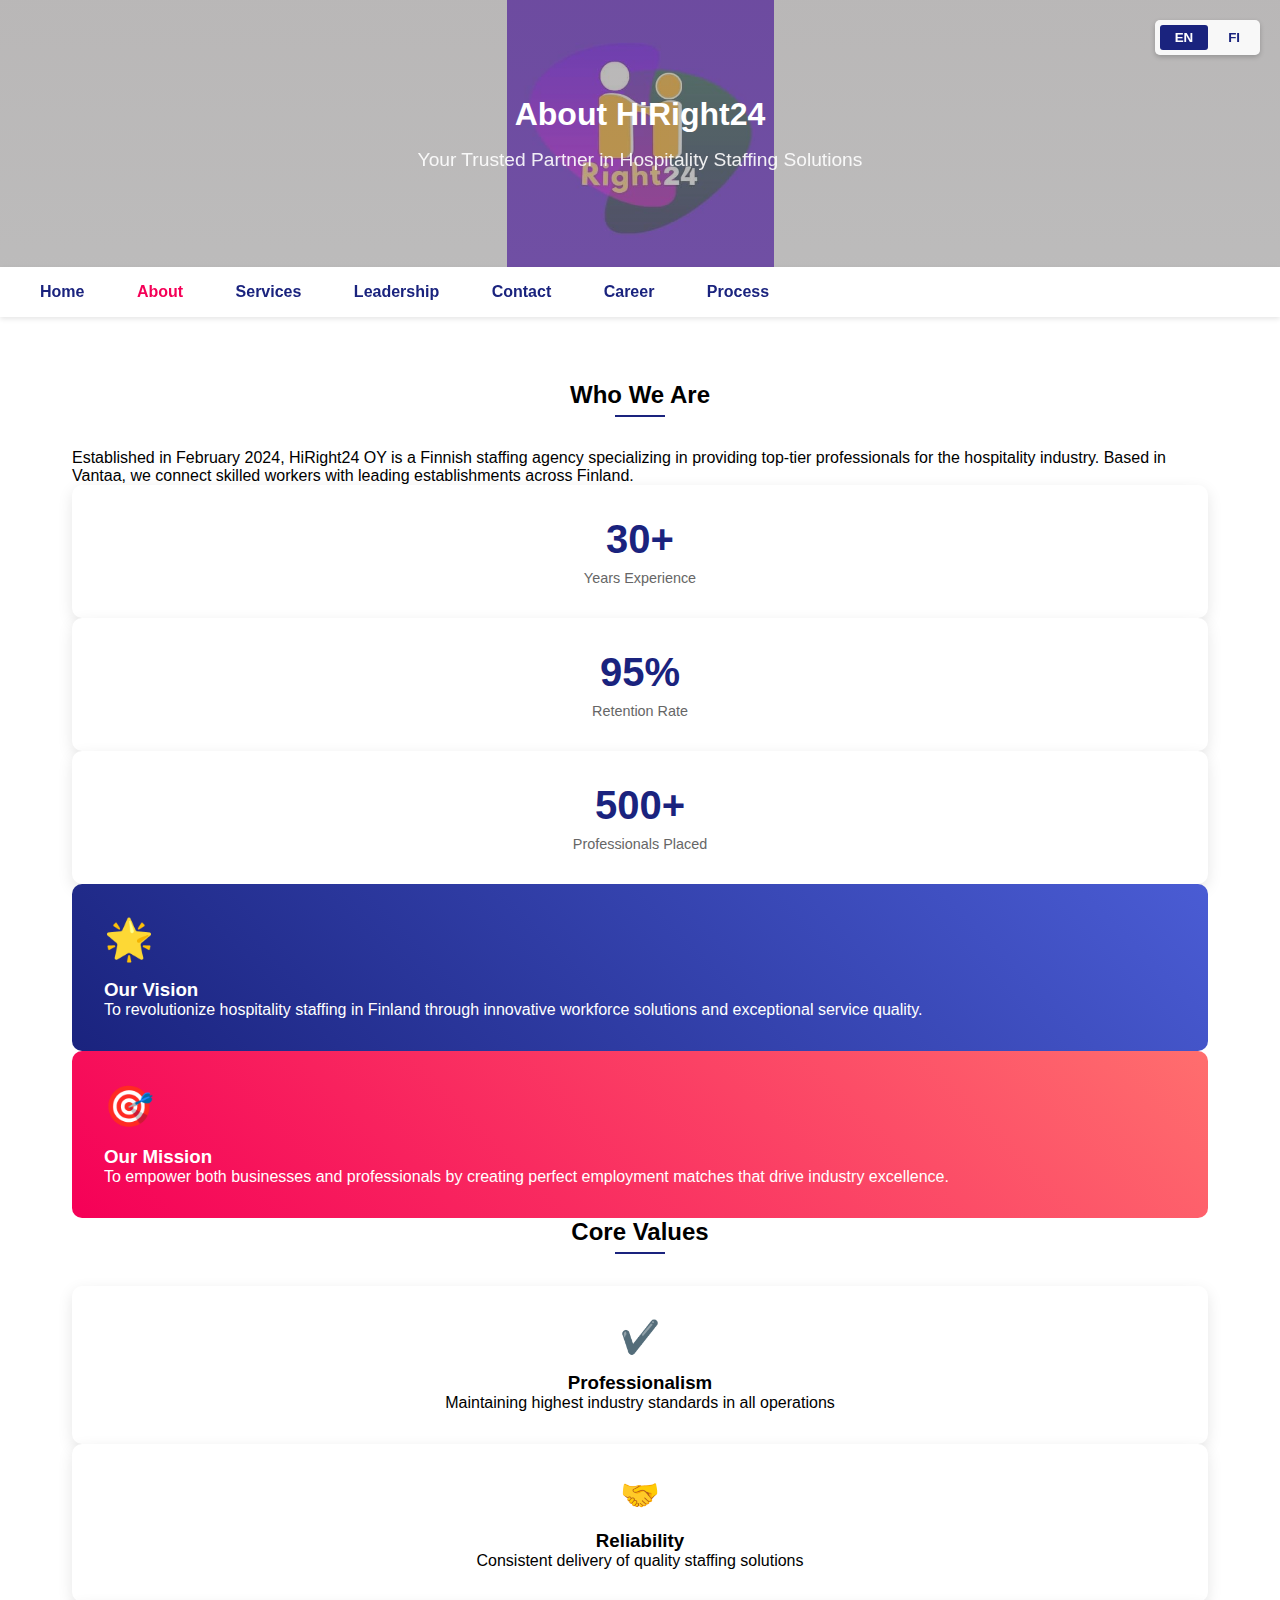
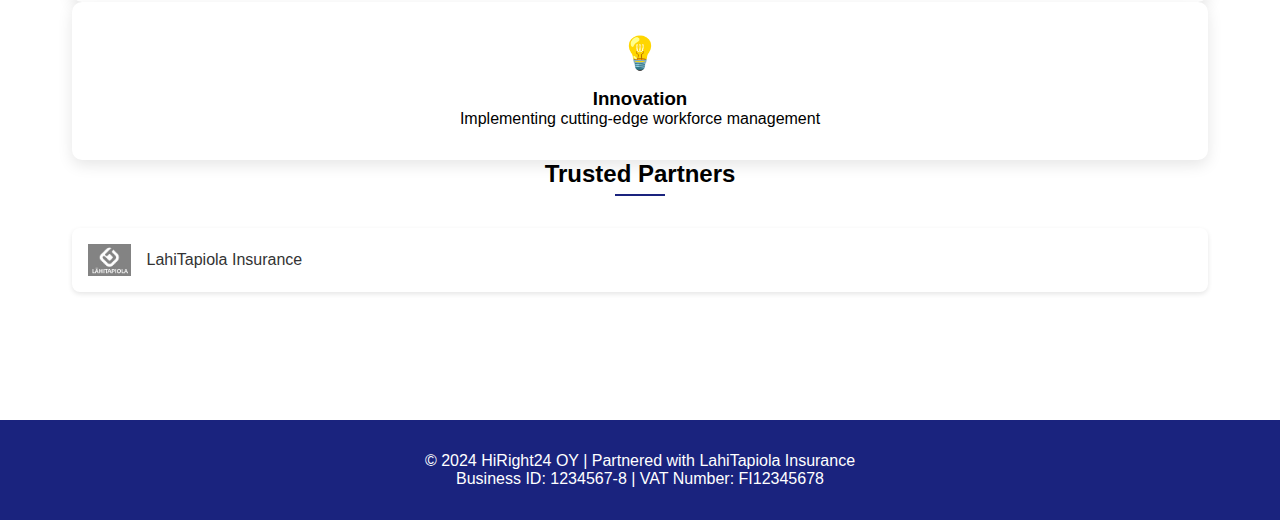
<file: about.html>
<!DOCTYPE html>
<html lang="en">
<head>
    <meta charset="UTF-8">
    <meta name="viewport" content="width=device-width, initial-scale=1.0">
    <title data-i18n="aboutTitle">HiRight24 OY | About Us</title>
    <link rel="stylesheet" href="css/style.css">
    <script src="js/translations.js"></script>
</head>
<body>
    <header class="about-hero">
        <div class="hero-overlay">
            <h1 data-i18n="aboutHeading">About HiRight24</h1>
            <p class="hero-subtitle" data-i18n="aboutSubtitle">Your Trusted Partner in Hospitality Staffing Solutions</p>
        </div>

        <!-- Language Toggle -->
        <div class="language-toggle">
            <button class="lang-btn" data-lang="en">EN</button>
            <button class="lang-btn" data-lang="fi">FI</button>
        </div>
    </header>

    <nav>
        <a href="index.html" data-i18n="navHome">Home</a>
        <a href="about.html" class="active" data-i18n="navAbout">About</a>
        <a href="services.html" data-i18n="navServices">Services</a>
        <a href="leadership.html" data-i18n="navLeadership">Leadership</a>
        <a href="contact.html" data-i18n="navContact">Contact</a>
        <a href="career.html" data-i18n="navCareer">Career</a> 
        <a href="process.html" data-i18n="navProcess">Process</a>
    </nav>
    
    <div class="main-content">
        <section class="about-intro">
            <h2 class="section-title" data-i18n="whoWeAre">Who We Are</h2>
            <p class="lead-text" data-i18n="aboutText">Established in February 2024, HiRight24 OY is a Finnish staffing agency specializing in providing top-tier professionals for the hospitality industry. Based in Vantaa, we connect skilled workers with leading establishments across Finland.</p>
            
            <div class="stats-grid">
                <div class="stat-card">
                    <div class="stat-number">30+</div>
                    <div class="stat-label" data-i18n="yearsExperience">Years Experience</div>
                </div>
                <div class="stat-card">
                    <div class="stat-number">95%</div>
                    <div class="stat-label" data-i18n="retentionRate">Retention Rate</div>
                </div>
                <div class="stat-card">
                    <div class="stat-number">500+</div>
                    <div class="stat-label" data-i18n="professionalsPlaced">Professionals Placed</div>
                </div>
            </div>
        </section>

        <section class="vision-mission">
            <div class="vm-grid">
                <div class="vm-card vision">
                    <div class="vm-icon">🌟</div>
                    <h3 data-i18n="visionTitle">Our Vision</h3>
                    <p data-i18n="visionText">To revolutionize hospitality staffing in Finland through innovative workforce solutions and exceptional service quality.</p>
                </div>
                <div class="vm-card mission">
                    <div class="vm-icon">🎯</div>
                    <h3 data-i18n="missionTitle">Our Mission</h3>
                    <p data-i18n="missionText">To empower both businesses and professionals by creating perfect employment matches that drive industry excellence.</p>
                </div>
            </div>
        </section>

        <section class="values">
            <h2 class="section-title" data-i18n="coreValues">Core Values</h2>
            <div class="values-grid">
                <div class="value-card">
                    <div class="value-icon">✔️</div>
                    <h3 data-i18n="valueProfessionalism">Professionalism</h3>
                    <p data-i18n="professionalismText">Maintaining highest industry standards in all operations</p>
                </div>
                <div class="value-card">
                    <div class="value-icon">🤝</div>
                    <h3 data-i18n="valueReliability">Reliability</h3>
                    <p data-i18n="reliabilityText">Consistent delivery of quality staffing solutions</p>
                </div>
                <div class="value-card">
                    <div class="value-icon">💡</div>
                    <h3 data-i18n="valueInnovation">Innovation</h3>
                    <p data-i18n="innovationText">Implementing cutting-edge workforce management</p>
                </div>
            </div>
        </section>

        <section class="partners">
            <h2 class="section-title" data-i18n="trustedPartners">Trusted Partners</h2>
            <div class="partners-grid">
                <div class="partner-item">
                    <img src="images/lahitapiola.jpg" alt="LahiTapiola Insurance" class="partner-logo">
                    <span class="partner-name" data-i18n="partnerLahiTapiola">LahiTapiola Insurance</span>
                </div>
            </div>
        </section>
    </div>

    <footer>
        <p data-i18n="footerText">© 2024 HiRight24 OY | Partnered with LahiTapiola Insurance</p>
        <p data-i18n="businessInfo">Business ID: 1234567-8 | VAT Number: FI12345678</p>
    </footer>
</body>
</html>
</file>
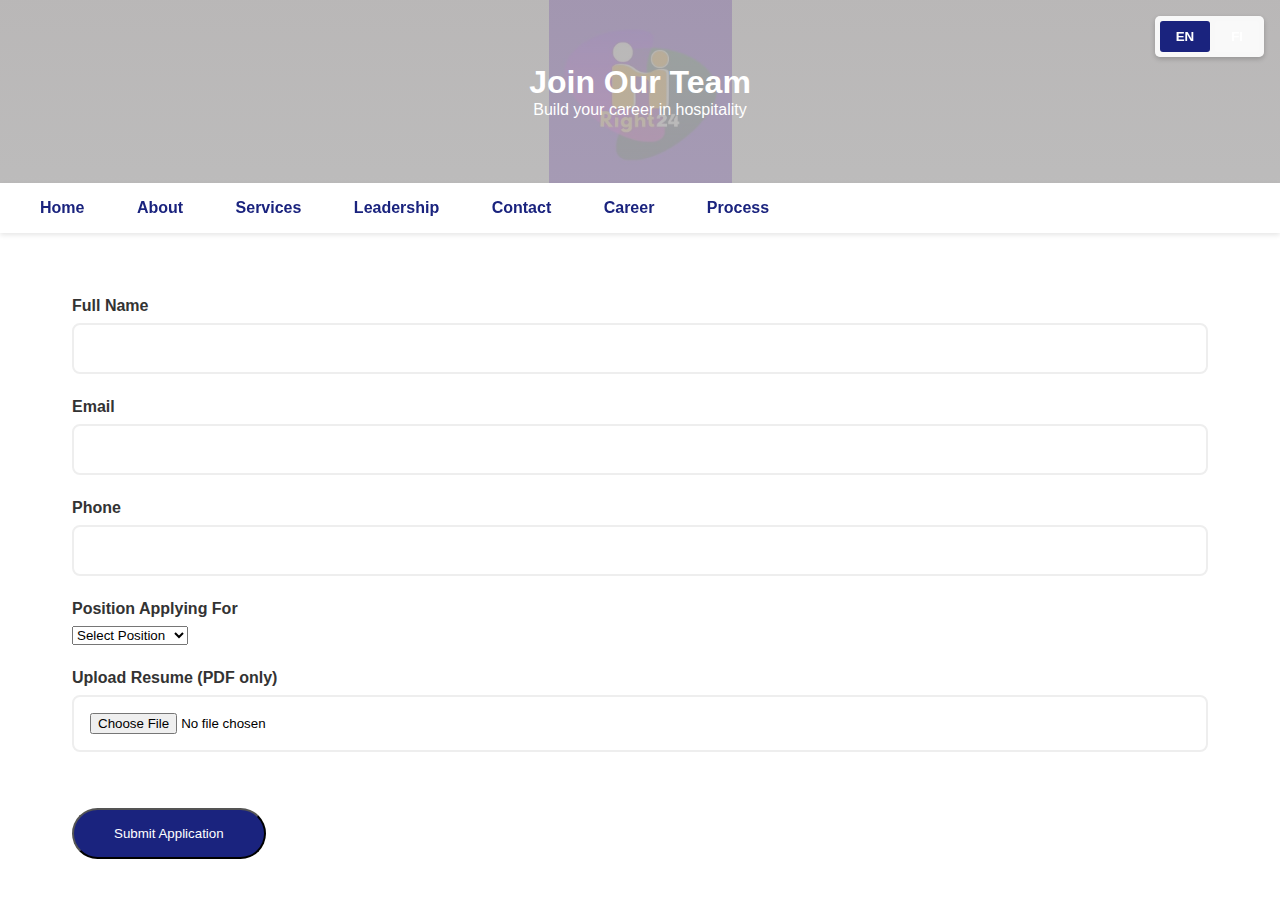
<file: career.html>
<!DOCTYPE html>
<html lang="en">
<head>
    <meta charset="UTF-8">
    <title data-i18n="careerTitle">Career Opportunities</title>
    <link rel="stylesheet" href="css/style.css">
    <script src="js/translations.js"></script>
    <style>
        .language-toggle {
            position: absolute;
            top: 1rem;
            right: 1rem;
            z-index: 1000;
        }

        .lang-btn {
            padding: 0.5rem 1rem;
            border: none;
            background: rgba(255,255,255,0.1);
            color: white;
            cursor: pointer;
            transition: all 0.3s ease;
        }

        .lang-btn.active {
            background: #1a237e;
        }

        #form-status {
            padding: 15px;
            margin: 20px 0;
            border-radius: 4px;
            display: none;
        }
        
        .fa-spinner {
            margin-right: 8px;
        }
    </style>
</head>
<body>
    <header>
        <div class="language-toggle">
            <button class="lang-btn active" data-lang="en">EN</button>
            <button class="lang-btn" data-lang="fi">FI</button>
        </div>
        <h1 data-i18n="careerHeader">Join Our Team</h1>
        <p data-i18n="careerSubtitle">Build your career in hospitality</p>
    </header>

    <nav>
        <a href="index.html" data-i18n="navHome">Home</a>
        <a href="about.html" data-i18n="navAbout">About</a>
        <a href="services.html" data-i18n="navServices">Services</a>
        <a href="leadership.html" data-i18n="navLeadership">Leadership</a>
        <a href="contact.html" data-i18n="navContact">Contact</a>
        <a href="career.html" data-i18n="navCareer">Career</a>
        <a href="process.html" data-i18n="navProcess">Process</a>
    </nav>

    <div class="main-content">
        <form 
            id="applicationForm" 
            class="career-form"
            action="https://formspree.io/f/xdkaqyjz" 
            method="POST"
            enctype="multipart/form-data"
        >
            <div class="form-group">
                <label for="fullName" data-i18n="fullName">Full Name</label>
                <input type="text" id="fullName" name="fullName" required>
            </div>
            
            <div class="form-row">
                <div class="form-group">
                    <label for="email" data-i18n="emailLabel">Email</label>
                    <input type="email" id="email" name="email" required>
                </div>
                <div class="form-group">
                    <label for="phone" data-i18n="phoneLabel">Phone</label>
                    <input type="tel" id="phone" name="phone" required>
                </div>
            </div>

            <div class="form-group">
                <label for="position" data-i18n="positionLabel">Position Applying For</label>
                <select id="position" name="position" required>
                    <option value="" data-i18n="selectPosition">Select Position</option>
                    <option data-i18n="positionChef">Chef</option>
                    <option data-i18n="positionWaitStaff">Wait Staff</option>
                    <option data-i18n="positionBartender">Bartender</option>
                    <option data-i18n="positionCleaner">Cleaner</option>
                    <option data-i18n="positionFoodProcessor">Food-processor</option>
                    <option data-i18n="positionHousekeeper">Housekeeper</option>
                    <option data-i18n="positionReceptionist">Receptionist</option>
                </select>
            </div>

            <div class="form-group">
                <label for="resume" data-i18n="resumeLabel">Upload Resume (PDF only, max 10MB)</label>
                <!-- Fix your file input to use name="upload" -->
                <input type="file" id="resume" name="upload" accept=".pdf" required>
            </div>

            <input type="text" name="_gotcha" style="display: none;">

            <button type="submit" class="cta-button btn-hover pulse-hover" data-i18n="submitApplication">
                <i class="fas fa-paper-plane"></i>
                <span data-i18n="submitApplication">Submit Application</span>
            </button>
        </form>
        <div id="form-status"></div>
    </div>

    <script>
        // Translation handling
        function updateContent(lang) {
            document.querySelectorAll('[data-i18n]').forEach(element => {
                const key = element.getAttribute('data-i18n');
                if (translations[lang][key]) {
                    element.textContent = translations[lang][key];
                    
                    if (element.tagName === 'INPUT' || element.tagName === 'TEXTAREA') {
                        element.placeholder = translations[lang][key];
                    }
                }
            });
        }

        // Language toggle
        document.querySelectorAll('.lang-btn').forEach(btn => {
            btn.addEventListener('click', function() {
                document.querySelectorAll('.lang-btn').forEach(b => b.classList.remove('active'));
                this.classList.add('active');
                const lang = this.dataset.lang;
                document.documentElement.lang = lang;
                localStorage.setItem('selectedLang', lang);
                updateContent(lang);
            });
        });

        // Initialize translations
        document.addEventListener('DOMContentLoaded', () => {
            const savedLang = localStorage.getItem('selectedLang') || 'en';
            document.documentElement.lang = savedLang;
            document.querySelector(`.lang-btn[data-lang="${savedLang}"]`).classList.add('active');
            updateContent(savedLang);
        });

        // Form Handling
        const form = document.getElementById('applicationForm');
        const statusDiv = document.getElementById('form-status');
        const resumeInput = document.getElementById('resume');

        form.addEventListener('submit', async (e) => {
            e.preventDefault();
            const lang = document.documentElement.lang;
            const submitButton = form.querySelector('button[type="submit"]');
            const formData = new FormData(form);

            // File validation
            if (resumeInput.files[0].size > 10 * 1024 * 1024) {
                statusDiv.style.color = '#dc3545';
                statusDiv.textContent = translations[lang].fileTooLarge;
                statusDiv.style.display = 'block';
                return;
            }

            submitButton.disabled = true;
            submitButton.innerHTML = `<i class="fas fa-spinner fa-spin"></i> ${translations[lang].submitting}`;

            try {
                const response = await fetch(form.action, {
                    method: 'POST',
                    body: formData,
                    headers: { 'Accept': 'application/json' }
                });

                if (response.ok) {
                    statusDiv.style.color = '#28a745';
                    statusDiv.textContent = `✓ ${translations[lang].applicationSuccess}`;
                    form.reset();
                } else {
                    const error = await response.json();
                    statusDiv.style.color = '#dc3545';
                    statusDiv.textContent = `⚠️ ${error.error || translations[lang].applicationError}`;
                }
            } catch (error) {
                statusDiv.style.color = '#dc3545';
                statusDiv.textContent = `⚠️ ${translations[lang].networkError}`;
            } finally {
                statusDiv.style.display = 'block';
                submitButton.disabled = false;
                submitButton.innerHTML = `<i class="fas fa-paper-plane"></i> ${translations[lang].submitApplication}`;
            }
        });
    </script>
    
    <!-- Add Font Awesome for icons -->
    <link rel="stylesheet" href="https://cdnjs.cloudflare.com/ajax/libs/font-awesome/6.4.0/css/all.min.css">
</body>
</html>
</file>
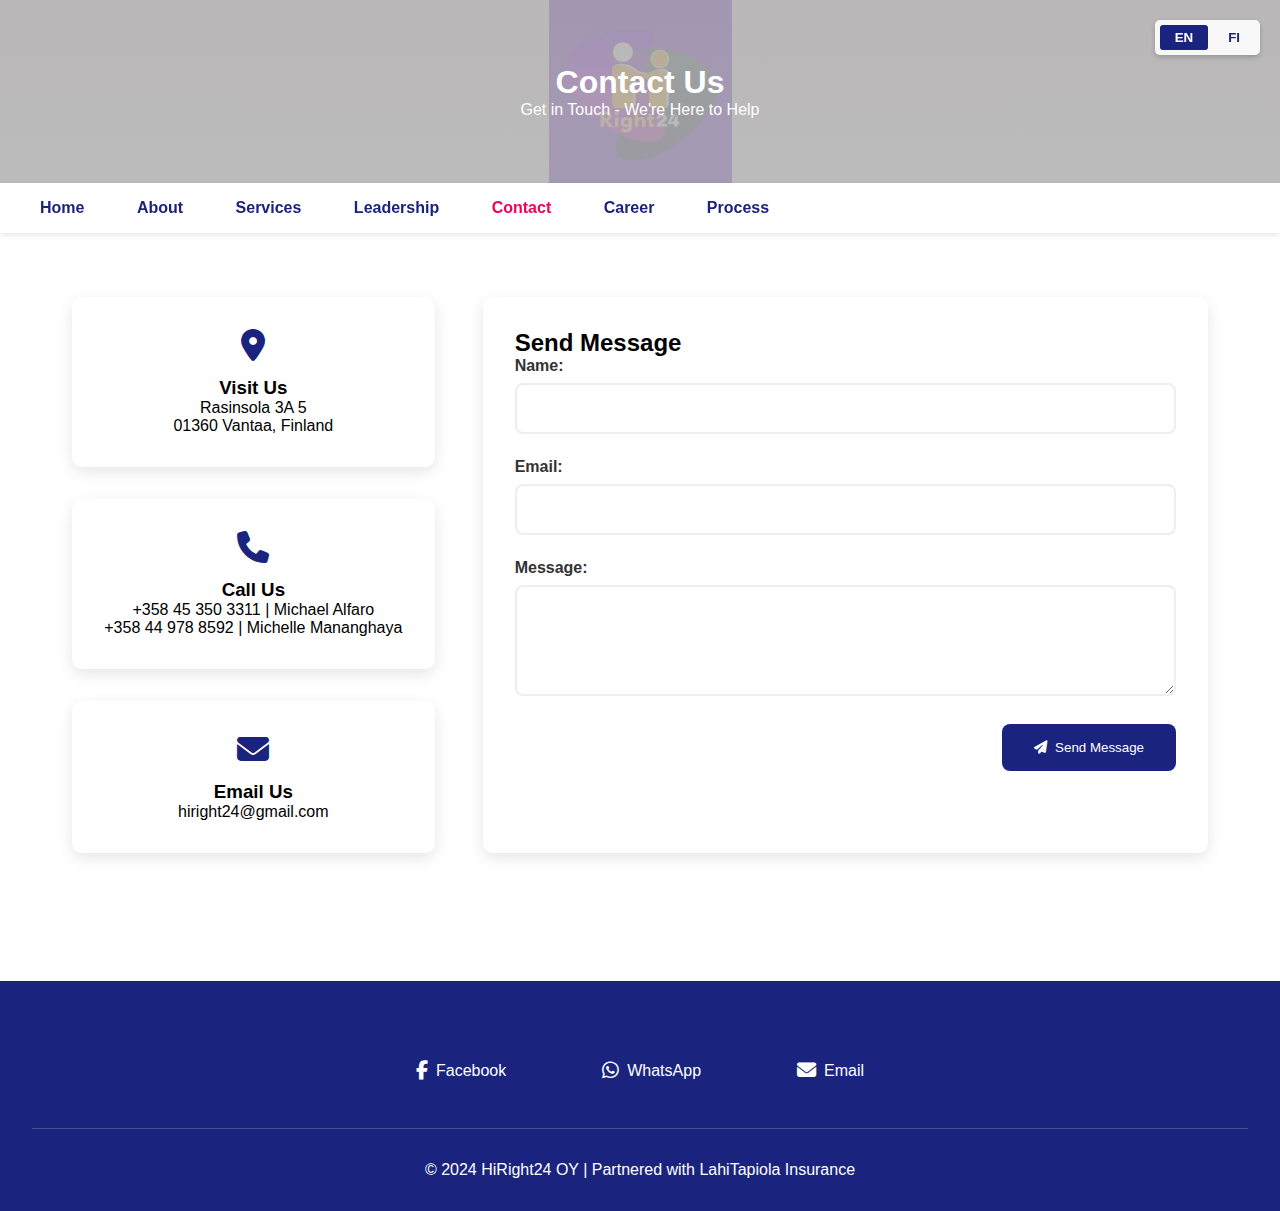
<file: contact.html>
<!DOCTYPE html>
<html lang="en">
<head>
    <meta charset="UTF-8">
    <meta name="viewport" content="width=device-width, initial-scale=1.0">
    <title data-i18n="contactTitle">HiRight24 OY | Contact</title>
    <link rel="stylesheet" href="css/style.css">
    <link rel="stylesheet" href="https://cdnjs.cloudflare.com/ajax/libs/font-awesome/6.4.0/css/all.min.css">
</head>
<body>
    <header>
        <h1 data-i18n="contactHeading">Contact Us</h1>
        <p data-i18n="contactSubtitle">Get in Touch - We're Here to Help</p>
        
        <!-- Language Toggle -->
        <div class="language-toggle">
            <button class="lang-btn active" data-lang="en">EN</button>
            <button class="lang-btn" data-lang="fi">FI</button>
        </div>
    </header>

    <nav>
        <a href="index.html" data-i18n="navHome">Home</a>
        <a href="about.html" data-i18n="navAbout">About</a>
        <a href="services.html" data-i18n="navServices">Services</a>
        <a href="leadership.html" data-i18n="navLeadership">Leadership</a>
        <a href="contact.html" class="active" data-i18n="navContact">Contact</a>
        <a href="career.html" data-i18n="navCareer">Career</a>
        <a href="process.html" data-i18n="navProcess">Process</a>
    </nav>

    <div class="main-content">
        <div class="contact-container">
            <div class="contact-info">
                <div class="contact-card">
                    <i class="fas fa-map-marker-alt"></i>
                    <h3 data-i18n="visitUs">Visit Us</h3>
                    <p>Rasinsola 3A 5<br>01360 Vantaa, Finland</p>
                </div>

                <div class="contact-card">
                    <i class="fas fa-phone"></i>
                    <h3 data-i18n="callUs">Call Us</h3>
                    <p>+358 45 350 3311 | Michael Alfaro</p>
                    <p>+358 44 978 8592 | Michelle Mananghaya</p>
                </div>

                <div class="contact-card">
                    <i class="fas fa-envelope"></i>
                    <h3 data-i18n="emailUs">Email Us</h3>
                    <p>hiright24@gmail.com</p>
                </div>
            </div>

            <div class="contact-form">
                <h2 data-i18n="sendMessage">Send Message</h2>
                <form 
                    action="https://formspree.io/f/mnnjelop" 
                    method="POST"
                    id="contact-form"
                >
                
                    <div class="form-group">
                        <label for="name" data-i18n="formName">Name:</label>
                        <input type="text" id="name" name="name" required>
                    </div>
                    <div class="form-group">
                        <label for="email" data-i18n="formEmail">Email:</label>
                        <input type="email" id="email" name="email" required>
                    </div>
                    <div class="form-group">
                        <label for="message" data-i18n="formMessage">Message:</label>
                        <textarea id="message" name="message" rows="5" required></textarea>
                    </div>
                    <input type="text" name="_gotcha" style="display: none;">
                    <button type="submit" class="submit-btn">
                        <i class="fas fa-paper-plane"></i> 
                        <span data-i18n="sendButton">Send Message</span>
                    </button>
                </form>
                <div id="form-status" style="display: none;"></div>
            </div>
        </div>
    </div>

    <footer>
        <div class="social-widgets">
            <a href="https://facebook.com/yourpage" target="_blank" class="social-link">
                <i class="fab fa-facebook-f"></i>
                <span data-i18n="socialFacebook">Facebook</span>
            </a>
            <a href="https://wa.me/+358453503311" target="_blank" class="social-link">
                <i class="fab fa-whatsapp"></i>
                <span data-i18n="socialWhatsapp">WhatsApp</span>
            </a>
            <a href="mailto:hiright24@gmail.com" class="social-link">
                <i class="fas fa-envelope"></i>
                <span data-i18n="socialEmail">Email</span>
            </a>
        </div>
        
        <div class="footer-info">
            <p data-i18n="footerText">© 2024 HiRight24 OY | Partnered with LahiTapiola Insurance</p>
        </div>
    </footer>

    <script>
        const form = document.getElementById('contact-form');
        const formStatus = document.getElementById('form-status');

        form.addEventListener('submit', async (e) => {
            e.preventDefault();
            const submitButton = form.querySelector('button[type="submit"]');
            submitButton.disabled = true;
            submitButton.innerHTML = '<i class="fas fa-spinner fa-spin"></i> Sending...';

            try {
                const response = await fetch(form.action, {
                    method: 'POST',
                    body: new FormData(form),
                    headers: { 'Accept': 'application/json' }
                });

                if (response.ok) {
                    formStatus.style.color = '#28a745';
                    formStatus.innerHTML = '✓ Message sent successfully!';
                    form.reset();
                } else {
                    const errorData = await response.json();
                    formStatus.style.color = '#dc3545';
                    formStatus.innerHTML = errorData.error || '⚠️ Oops! There was a problem.';
                }
            } catch (error) {
                formStatus.style.color = '#dc3545';
                formStatus.innerHTML = '⚠️ Network error. Please try again.';
            } finally {
                formStatus.style.display = 'block';
                submitButton.disabled = false;
                submitButton.innerHTML = '<i class="fas fa-paper-plane"></i> Send Message';
            }
        });
    </script>

    <script src="js/translations.js"></script>
</body>
</html>
</file>
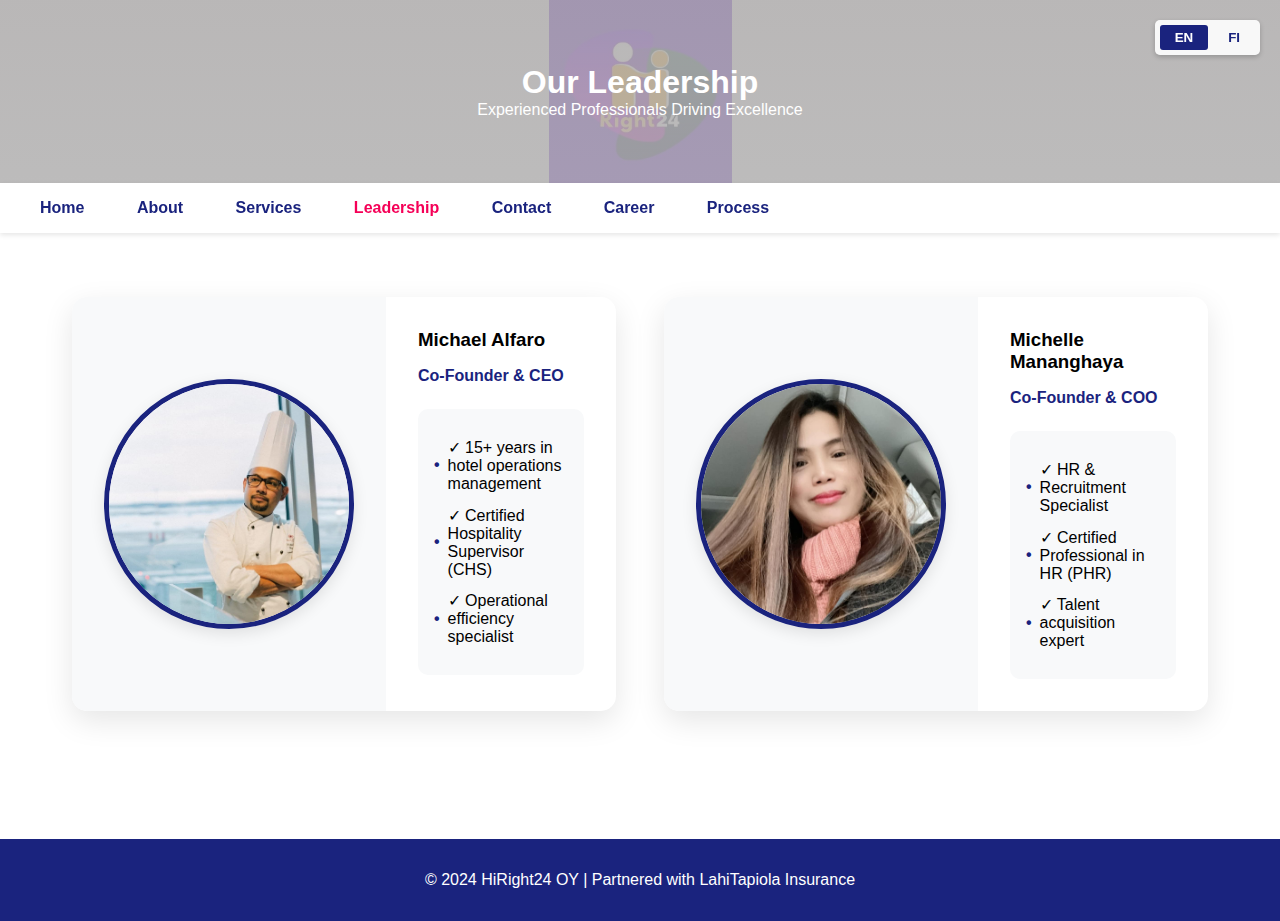
<file: leadership.html>
<!DOCTYPE html>
<html lang="en">
<head>
    <meta charset="UTF-8">
    <meta name="viewport" content="width=device-width, initial-scale=1.0">
    <title data-i18n="leadershipTitle">HiRight24 OY | Leadership</title>
    <link rel="stylesheet" href="css/style.css">
    <script src="js/translations.js"></script>
</head>
<body>
    <header>
        <h1 data-i18n="leadershipHeading">Our Leadership</h1>
        <p data-i18n="leadershipSubtitle">Experienced Professionals Driving Excellence</p>
        
        <!-- Language Toggle -->
        <div class="language-toggle">
            <button class="lang-btn" data-lang="en">EN</button>
            <button class="lang-btn" data-lang="fi">FI</button>
        </div>
    </header>

    <nav>
        <a href="index.html" data-i18n="navHome">Home</a>
        <a href="about.html" data-i18n="navAbout">About</a>
        <a href="services.html" data-i18n="navServices">Services</a>
        <a href="leadership.html" class="active" data-i18n="navLeadership">Leadership</a>
        <a href="contact.html" data-i18n="navContact">Contact</a>
        <a href="career.html" data-i18n="navCareer">Career</a>
        <a href="process.html" data-i18n="navProcess">Process</a>
    </nav>
    
    <div class="main-content">
        <div class="leadership-grid">
            <!-- Michael Alfaro -->
            <div class="leader-card">
                <div class="leader-image-container">
                    <img src="images/michael.jpg" alt="Michael Alfaro" class="leader-image">
                </div>
                <div class="leader-details">
                    <h3 data-i18n="michaelName">Michael Alfaro</h3>
                    <p class="position" data-i18n="ceoTitle">Co-Founder & CEO</p>
                    <div class="leader-bio">
                        <p data-i18n="michaelExp1">✓ 15+ years in hotel operations management</p>
                        <p data-i18n="michaelExp2">✓ Certified Hospitality Supervisor (CHS)</p>
                        <p data-i18n="michaelExp3">✓ Operational efficiency specialist</p>
                    </div>
                </div>
            </div>

            <!-- Michelle Mananghaya -->
            <div class="leader-card">
                <div class="leader-image-container">
                    <img src="images/michelle.jpg" alt="Michelle Mananghaya" class="leader-image">
                </div>
                <div class="leader-details">
                    <h3 data-i18n="michelleName">Michelle Mananghaya</h3>
                    <p class="position" data-i18n="cooTitle">Co-Founder & COO</p>
                    <div class="leader-bio">
                        <p data-i18n="michelleExp1">✓ HR & Recruitment Specialist</p>
                        <p data-i18n="michelleExp2">✓ Certified Professional in HR (PHR)</p>
                        <p data-i18n="michelleExp3">✓ Talent acquisition expert</p>
                    </div>
                </div>
            </div>
        </div>
    </div>

    <footer>
        <p data-i18n="footerText">© 2024 HiRight24 OY | Partnered with LahiTapiola Insurance</p>
        
    </footer>
</body>
</html>
</file>
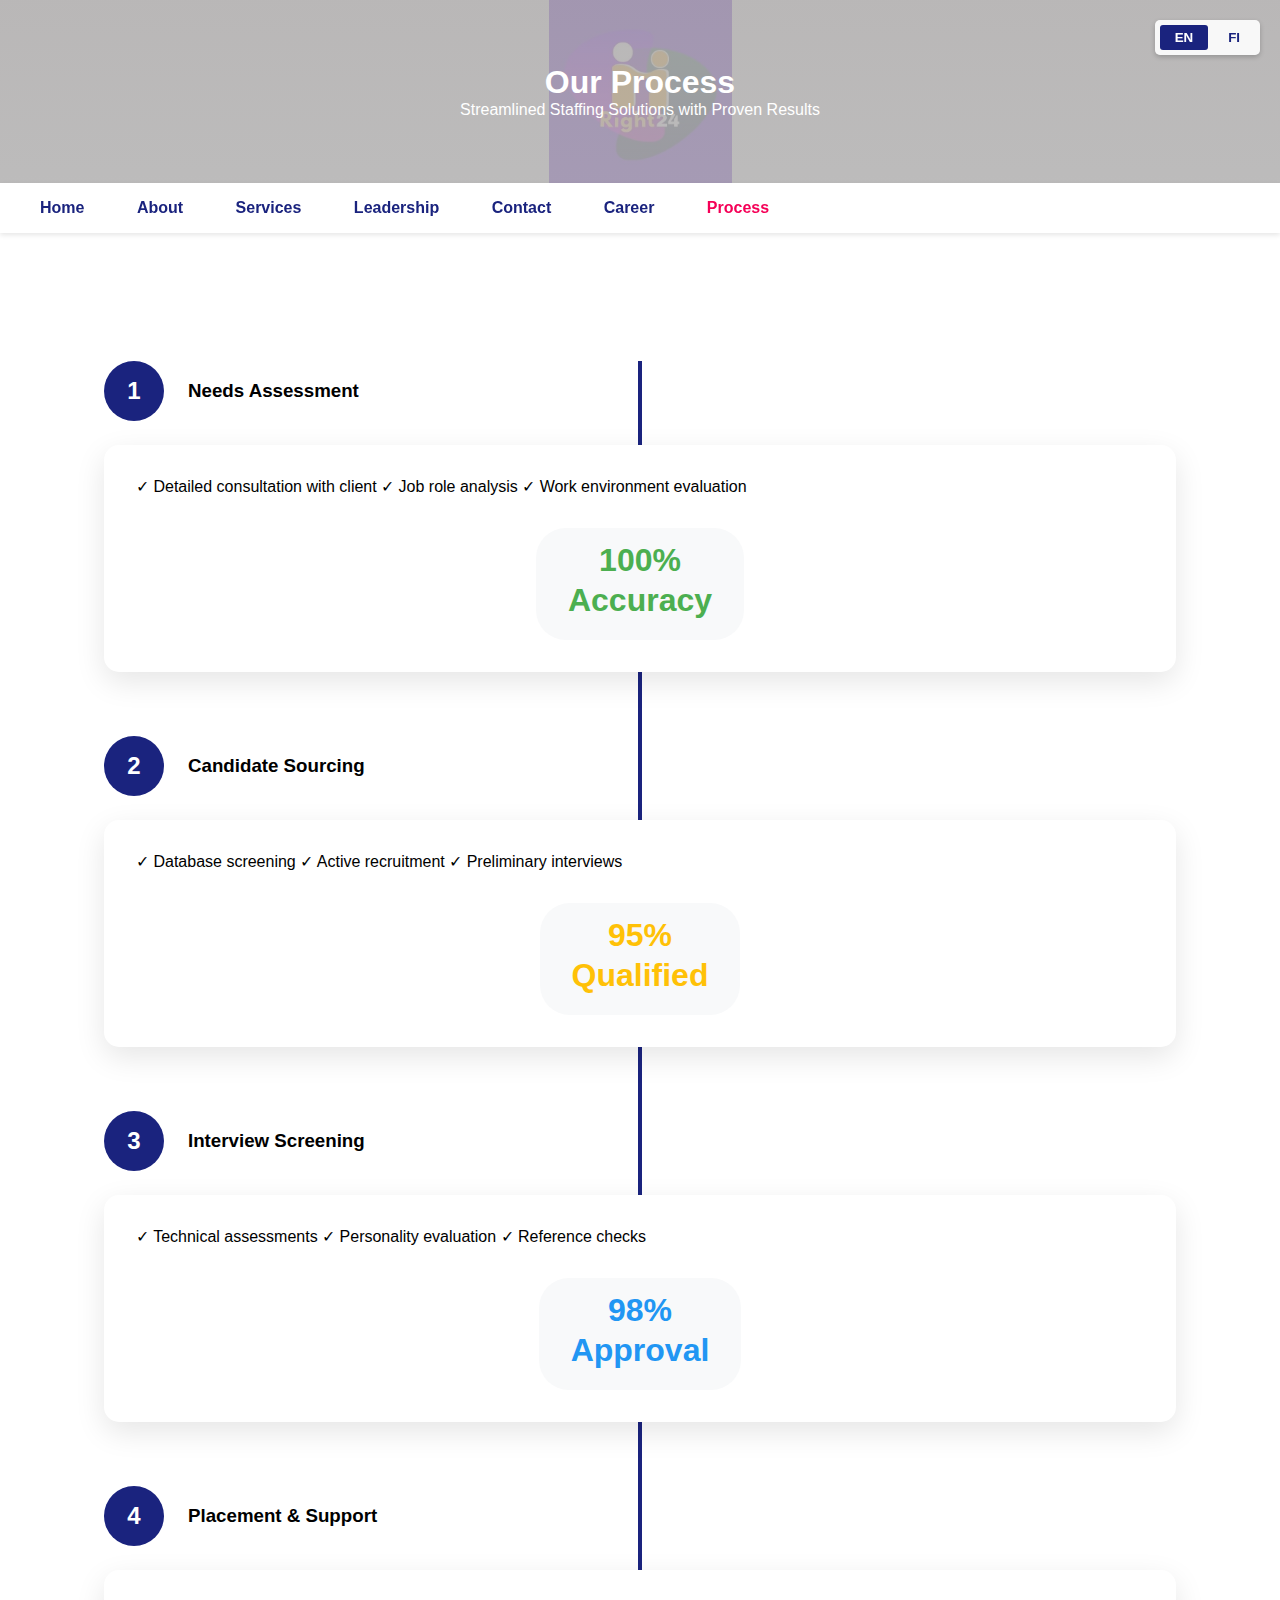
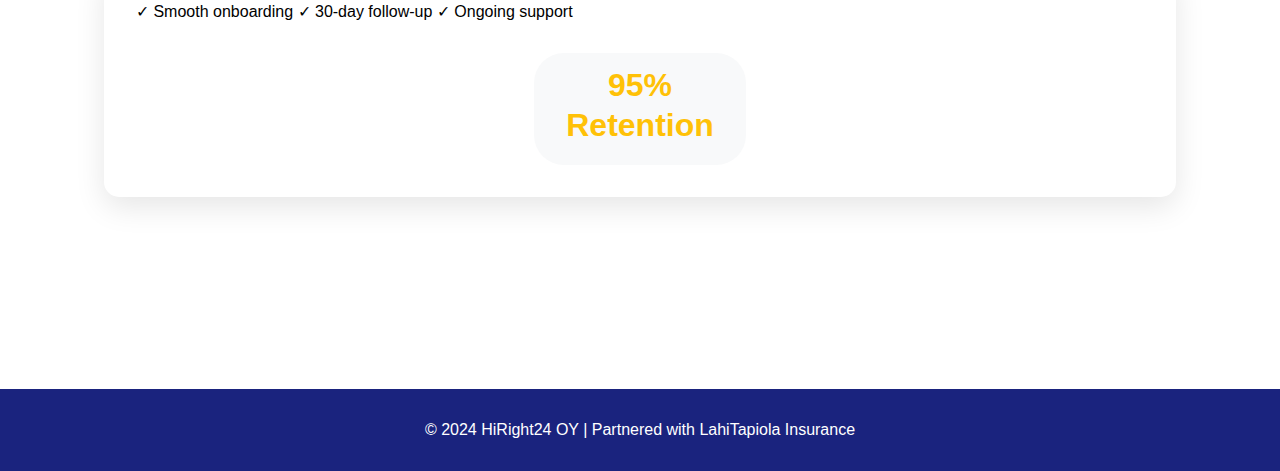
<file: process.html>
<!DOCTYPE html>
<html lang="en">
<head>
    <meta charset="UTF-8">
    <meta name="viewport" content="width=device-width, initial-scale=1.0">
    <title data-i18n="processTitle">HiRight24 OY | Our Process</title>
    <link rel="stylesheet" href="css/style.css">
    <script src="js/translations.js"></script>
</head>
<body>
    <header>
        <h1 data-i18n="processHeading">Our Process</h1>
        <p data-i18n="processSubtitle">Streamlined Staffing Solutions with Proven Results</p>
        
        <!-- Language Toggle -->
        <div class="language-toggle">
            <button class="lang-btn" data-lang="en">EN</button>
            <button class="lang-btn" data-lang="fi">FI</button>
        </div>
    </header>

    <nav>
        <a href="index.html" data-i18n="navHome">Home</a>
        <a href="about.html" data-i18n="navAbout">About</a>
        <a href="services.html" data-i18n="navServices">Services</a>
        <a href="leadership.html" data-i18n="navLeadership">Leadership</a>
        <a href="contact.html" data-i18n="navContact">Contact</a>
        <a href="career.html" data-i18n="navCareer">Career</a>
        <a href="process.html" class="active" data-i18n="navProcess">Process</a>
    </nav>
    
    <div class="main-content">
        <div class="process-timeline">
            <!-- Step 1 -->
            <div class="process-step">
                <div class="step-header">
                    <div class="step-number">1</div>
                    <h3 data-i18n="processStep1Title">Needs Assessment</h3>
                </div>
                <div class="step-content">
                    <p data-i18n="processStep1Details">
                        ✓ Detailed consultation with client<br>
                        ✓ Job role analysis<br>
                        ✓ Work environment evaluation
                    </p>
                    <div class="step-metrics">
                        <div class="metric-badge success-100">
                            <span>100%</span>
                            <span data-i18n="metricAccuracy">Accuracy</span>
                        </div>
                    </div>
                </div>
            </div>

            <!-- Step 2 -->
            <div class="process-step">
                <div class="step-header">
                    <div class="step-number">2</div>
                    <h3 data-i18n="processStep2Title">Candidate Sourcing</h3>
                </div>
                <div class="step-content">
                    <p data-i18n="processStep2Details">
                        ✓ Database screening<br>
                        ✓ Active recruitment<br>
                        ✓ Preliminary interviews
                    </p>
                    <div class="step-metrics">
                        <div class="metric-badge success-95">
                            <span>95%</span>
                            <span data-i18n="metricQualified">Qualified</span>
                        </div>
                    </div>
                </div>
            </div>

            <!-- Step 3 -->
            <div class="process-step">
                <div class="step-header">
                    <div class="step-number">3</div>
                    <h3 data-i18n="processStep3Title">Interview Screening</h3>
                </div>
                <div class="step-content">
                    <p data-i18n="processStep3Details">
                        ✓ Technical assessments<br>
                        ✓ Personality evaluation<br>
                        ✓ Reference checks
                    </p>
                    <div class="step-metrics">
                        <div class="metric-badge success-98">
                            <span>98%</span>
                            <span data-i18n="metricApproval">Approval</span>
                        </div>
                    </div>
                </div>
            </div>

            <!-- Step 4 -->
            <div class="process-step">
                <div class="step-header">
                    <div class="step-number">4</div>
                    <h3 data-i18n="processStep4Title">Placement & Support</h3>
                </div>
                <div class="step-content">
                    <p data-i18n="processStep4Details">
                        ✓ Smooth onboarding<br>
                        ✓ 30-day follow-up<br>
                        ✓ Ongoing support
                    </p>
                    <div class="step-metrics">
                        <div class="metric-badge success-95">
                            <span>95%</span>
                            <span data-i18n="metricRetention">Retention</span>
                        </div>
                    </div>
                </div>
            </div>
        </div>
    </div>

    <footer>
        <p data-i18n="footerText">© 2024 HiRight24 OY | Partnered with LahiTapiola Insurance</p>
    </footer>
</body>
</html>
</file>
<file: css/style.css>
.language-toggle {
    position: fixed;
    top: 20px;
    right: 20px;
    z-index: 1000;
    background: rgba(255,255,255,0.9);
    padding: 5px;
    border-radius: 5px;
    box-shadow: 0 2px 5px rgba(0,0,0,0.2);
    display: flex;
    gap: 5px;
}

.lang-btn {
    padding: 5px 15px;
    border: none;
    background: none;
    cursor: pointer;
    transition: all 0.3s ease;
    border-radius: 3px;
    font-weight: 600;
    color: #1a237e;
}

.lang-btn.active {
    background: #1a237e;
    color: white;
}

.lang-btn:hover:not(.active) {
    background: #f0f0f0;
}
/* Base Styles */
* {
    margin: 0;
    padding: 0;
    box-sizing: border-box;
    font-family: 'Arial', sans-serif;
}

header {
    position: relative;
    background-size: cover;
    color: white;
    padding: 4rem 1rem;
    text-align: center;
    overflow: hidden;
}

/* Logo background with opacity */
header::before {
    content: '';
    position: absolute;
    top: 0;
    left: 0;
    width: 100%;
    height: 100%;
    background: url('../images/logo.jpg') center/contain no-repeat;
    opacity: 0.3; /* Adjust opacity here (0.1 to 0.3 recommended) */
    z-index: 0;
}

/* Gradient overlay */
header::after {
    content: '';
    position: absolute;
    top: 0;
    left: 0;
    width: 100%;
    height: 100%;
    background: linear-gradient(rgba(116, 112, 112, 0.5), rgba(122, 120, 120, 0.5));
    z-index: 0;
}

/* Ensure content stays on top */
header > * {
    position: relative;
    z-index: 1;
}

/* Modify Home Hero similarly */
.home-hero {
    position: relative;
    min-height: 80vh;
    display: flex;
    align-items: center;
    justify-content: center;
    text-align: center;
    background-image: url('/images/logo.jpg');
    background-size: contain;  /* Show entire logo */
    background-position: center;
    background-repeat: no-repeat;
}



/* Navigation */
nav {
    background: #ffffff;
    padding: 1rem;
    box-shadow: 0 2px 5px rgba(0,0,0,0.1);
    position: sticky;
    top: 0;
    z-index: 100;
}

nav a {
    margin: 0 1.5rem;
    text-decoration: none;
    color: #1a237e;
    font-weight: 600;
    transition: color 0.3s ease;
}

nav a:hover,
nav a.active {
    color: #f50057;
}

/* Main Content */
.main-content {
    max-width: 1200px;
    margin: 0 auto;
    padding: 4rem 2rem;
}

/* Card Grid */
.card-grid {
    display: grid;
    grid-template-columns: repeat(auto-fit, minmax(280px, 1fr));
    gap: 2rem;
    margin-top: 2rem;
}

/* In your style.css */
.service-card {
    position: relative;
    overflow: hidden;
}

.service-card img {
    width: 100%;
    height: 250px; /* Consistent height */
    object-fit: cover;
    object-position: center;
    transition: transform 0.3s ease;
}

.service-card:hover img {
    transform: scale(1.05);
}

/* Add aspect ratio container */
.image-container {
    height: 250px;
    overflow: hidden;
}


/* Services Page Enhancements */
.service-benefits {
    margin-top: 4rem;
    padding: 3rem 0;
    background: #f8f9fa;
    border-radius: 10px;
}

.benefits-grid {
    display: grid;
    grid-template-columns: repeat(auto-fit, minmax(200px, 1fr));
    gap: 2rem;
    margin-top: 2rem;
}

.benefit-card {
    text-align: center;
    padding: 2rem;
    background: white;
    border-radius: 10px;
    box-shadow: 0 2px 5px rgba(0,0,0,0.1);
}

.benefit-card h3 {
    color: #1a237e;
    margin-bottom: 0.5rem;
}

/* Enhanced About Page Styles */
.about-hero {
    position: relative;
    min-height: 20vh;
    display: flex;
    align-items: center;
    justify-content: center;
    text-align: center;
    background-image: url('/images/logo.jpg');
    background-size: contain;  /* Show entire logo */
    background-position: center;
    background-repeat: no-repeat;
}

.hero-overlay {
    padding: 2rem;
    max-width: 800px;
    margin: 0 auto;
}

.hero-subtitle {
    font-size: 1.2rem;
    margin-top: 1rem;
    opacity: 0.9;
}

.hero-logo {
    margin-bottom: 2rem;
}

.logo-image {
    max-width: 220px;
    height: auto;
}

/* For better mobile responsiveness */
@media (max-width: 768px) {
    .logo-image {
        max-width: 180px;
    }
}

.section-title {
    text-align: center;
    margin-bottom: 2rem;
    position: relative;
    padding-bottom: 0.5rem;
}

.section-title::after {
    content: '';
    position: absolute;
    bottom: 0;
    left: 50%;
    transform: translateX(-50%);
    width: 50px;
    height: 2px;
    background: #1a237e;
}

.stat-card {
    background: #ffffff;
    padding: 2rem;
    border-radius: 10px;
    box-shadow: 0 5px 15px rgba(0,0,0,0.1);
    text-align: center;
    transition: transform 0.3s ease;
}

.stat-card:hover {
    transform: translateY(-5px);
}

.stat-number {
    font-size: 2.5rem;
    font-weight: bold;
    color: #1a237e;
    margin-bottom: 0.5rem;
}

.stat-label {
    color: #666;
    font-size: 0.9rem;
}

.vm-card {
    padding: 2rem;
    border-radius: 10px;
    position: relative;
    overflow: hidden;
}

.vm-card.vision {
    background: linear-gradient(45deg, #1a237e, #4a5cd4);
    color: white;
}

.vm-card.mission {
    background: linear-gradient(45deg, #f50057, #ff6e6e);
    color: white;
}

.vm-icon {
    font-size: 2.5rem;
    margin-bottom: 1rem;
}

.value-card {
    padding: 2rem;
    border-radius: 10px;
    background: white;
    box-shadow: 0 5px 15px rgba(0,0,0,0.1);
    text-align: center;
    transition: transform 0.3s ease;
}

.value-card:hover {
    transform: translateY(-5px);
}

.value-icon {
    font-size: 2rem;
    margin-bottom: 1rem;
}

/* Partner Logos */
.partner-item {
    display: flex;
    align-items: center;
    gap: 1rem;
    padding: 1rem;
    background: white;
    border-radius: 8px;
    box-shadow: 0 2px 5px rgba(0,0,0,0.1);
}

.partner-logo {
    max-height: 2em;
    width: auto;
    vertical-align: middle;
    filter: grayscale(100%);
    transition: filter 0.3s ease;
}

.partner-name {
    font-size: 1em;
    color: #333;
}

.partner-item:hover .partner-logo {
    filter: grayscale(0%);
}

.partners-grid {
    display: grid;
    gap: 1.5rem;
    grid-template-columns: repeat(auto-fit, minmax(200px, 1fr));
}

/* Leadership Page Specific Styles */
.leadership-grid {
    display: grid;
    gap: 3rem;
    max-width: 1200px;
    margin: 0 auto;
}

.leader-card {
    background: white;
    border-radius: 15px;
    box-shadow: 0 10px 30px rgba(0,0,0,0.1);
    overflow: hidden;
    display: flex;
    flex-direction: column;
    transition: transform 0.3s ease;
}

.leader-card:hover {
    transform: translateY(-5px);
}

.leader-image-container {
    padding: 2rem;
    background: #f8f9fa;
    text-align: center;
}

.leader-image {
    width: 250px;
    height: 250px;
    border-radius: 50%;
    object-fit: cover;
    border: 5px solid #1a237e;
    box-shadow: 0 5px 15px rgba(0,0,0,0.1);
}

.leader-details {
    padding: 2rem;
    text-align: center;
}

.position {
    color: #1a237e;
    font-weight: 600;
    margin: 1rem 0;
}

.leader-bio {
    margin-top: 1.5rem;
    padding: 1rem;
    background: #f8f9fa;
    border-radius: 10px;
}

.leader-bio p {
    margin: 0.8rem 0;
    display: flex;
    align-items: center;
    justify-content: center;
    gap: 0.5rem;
}

.leader-bio p::before {
    content: "•";
    color: #1a237e;
    font-weight: bold;
}

@media (min-width: 768px) {
    .leadership-grid {
        grid-template-columns: repeat(auto-fit, minmax(500px, 1fr));
    }
    
    .leader-card {
        flex-direction: row;
        text-align: left;
    }
    
    .leader-image-container {
        flex: 0 0 40%;
        display: flex;
        align-items: center;
        justify-content: center;
    }
    
    .leader-details {
        flex: 1;
        text-align: left;
    }
    
    .leader-bio p {
        justify-content: flex-start;
    }
}

/* Process Page Styles */
.process-timeline {
    position: relative;
    max-width: 1200px;
    margin: 4rem auto;
    padding: 0 2rem;
}

.process-timeline::before {
    content: '';
    position: absolute;
    top: 0;
    left: 50%;
    transform: translateX(-50%);
    width: 4px;
    height: 100%;
    background: #1a237e;
    z-index: 0;
}

.process-step {
    position: relative;
    margin: 4rem 0;
    width: 100%;
    transition: transform 0.3s ease;
}

.process-step:hover {
    transform: translateY(-5px);
}

.step-header {
    display: flex;
    align-items: center;
    gap: 1.5rem;
    margin-bottom: 1.5rem;
}

.step-number {
    width: 60px;
    height: 60px;
    background: #1a237e;
    color: white;
    border-radius: 50%;
    display: flex;
    align-items: center;
    justify-content: center;
    font-size: 1.5rem;
    font-weight: bold;
    flex-shrink: 0;
}

.step-content {
    background: white;
    border-radius: 15px;
    padding: 2rem;
    box-shadow: 0 10px 30px rgba(0,0,0,0.1);
    position: relative;
    z-index: 1;
}

.step-details {
    border-left: 3px solid #1a237e;
    padding-left: 1.5rem;
    margin: 1.5rem 0;
}

.step-details p {
    line-height: 1.8;
    color: #444;
}

.step-metrics {
    text-align: center;
    margin-top: 2rem;
}

.metric-badge {
    display: inline-block;
    padding: 1rem 2rem;
    border-radius: 30px;
    font-weight: bold;
    background: #f8f9fa;
}

.metric-badge span {
    display: block;
    font-size: 2rem;
    line-height: 1;
    margin-bottom: 0.5rem;
}

.success-100 { color: #4CAF50; }
.success-95 { color: #FFC107; }
.success-98 { color: #2196F3; }

@media (max-width: 768px) {
    .process-timeline::before {
        left: 30px;
    }
    
    .process-step {
        padding-left: 60px;
    }
    
    .step-header {
        flex-direction: column;
        align-items: flex-start;
    }
}

/* Contact Page Styles */
.contact-container {
    display: grid;
    grid-template-columns: 1fr 2fr;
    gap: 3rem;
    max-width: 1200px;
    margin: 0 auto;
}

.contact-info {
    display: flex;
    flex-direction: column;
    gap: 2rem;
}

.contact-card {
    background: white;
    padding: 2rem;
    border-radius: 10px;
    box-shadow: 0 5px 15px rgba(0,0,0,0.1);
    text-align: center;
    transition: transform 0.3s ease;
}

.contact-card:hover {
    transform: translateY(-5px);
}

.contact-card i {
    font-size: 2rem;
    color: #1a237e;
    margin-bottom: 1rem;
}

.contact-form {
    background: white;
    padding: 2rem;
    border-radius: 10px;
    box-shadow: 0 5px 15px rgba(0,0,0,0.1);
}

.form-group {
    margin-bottom: 1.5rem;
}

label {
    display: block;
    margin-bottom: 0.5rem;
    color: #333;
    font-weight: 600;
}

input, textarea {
    width: 100%;
    padding: 1rem;
    border: 2px solid #eee;
    border-radius: 8px;
    transition: border-color 0.3s ease;
}

input:focus, textarea:focus {
    border-color: #1a237e;
    outline: none;
}

.submit-btn {
    background: #1a237e;
    color: white;
    padding: 1rem 2rem;
    border: none;
    border-radius: 8px;
    cursor: pointer;
    display: flex;
    align-items: center;
    gap: 0.5rem;
    margin-left: auto;
    transition: background 0.3s ease;
}

.submit-btn:hover {
    background: #0d1547;
}

/* Social Widgets */
.social-widgets {
    display: flex;
    justify-content: center;
    gap: 2rem;
    margin: 2rem 0;
}

.social-link {
    display: flex;
    align-items: center;
    gap: 0.5rem;
    padding: 1rem 2rem;
    background: #1a237e;
    color: white;
    border-radius: 30px;
    text-decoration: none;
    transition: transform 0.3s ease;
}

.social-link:hover {
    transform: translateY(-3px);
}

.social-link i {
    font-size: 1.2rem;
}

.footer-info {
    text-align: center;
    margin-top: 2rem;
    padding-top: 2rem;
    border-top: 1px solid rgba(255,255,255,0.2);
}

@media (max-width: 768px) {
    .contact-container {
        grid-template-columns: 1fr;
        padding: 0 1rem;
    }
    
    .social-widgets {
        flex-direction: column;
        align-items: center;
    }
}

/* Home Page Specific Styles */
.home-hero {
    background-image: linear-gradient(rgba(0,0,0,0.7), rgba(0,0,0,0.7)), url('../images/home-hero.jpg');
    min-height: 80vh;
    display: flex;
    align-items: center;
    justify-content: center;
    text-align: center;
}

.hero-content {
    max-width: 800px;
    padding: 2rem;
}

.cta-button {
    display: inline-block;
    padding: 1rem 2.5rem;
    background: #1a237e;
    color: white;
    border-radius: 30px;
    text-decoration: none;
    margin-top: 2rem;
    transition: transform 0.3s ease;
}

.cta-button:hover {
    transform: translateY(-3px);
}

.highlights-grid {
    display: grid;
    grid-template-columns: repeat(auto-fit, minmax(250px, 1fr));
    gap: 2rem;
    margin-top: 3rem;
}

.highlight-card {
    padding: 2rem;
    text-align: center;
    border-radius: 10px;
    background: #f8f9fa;
}

.highlight-card i {
    font-size: 2.5rem;
    color: #1a237e;
    margin-bottom: 1rem;
}

.service-previews {
    margin: 5rem 0;
}

.preview-grid {
    display: grid;
    grid-template-columns: repeat(auto-fit, minmax(300px, 1fr));
    gap: 2rem;
    margin-top: 2rem;
}

.service-preview {
    position: relative;
    border-radius: 10px;
    overflow: hidden;
    text-decoration: none;
}

.service-preview img {
    width: 100%;
    height: 250px;
    object-fit: cover;
    transition: transform 0.3s ease;
}

.service-preview:hover img {
    transform: scale(1.05);
}

.service-preview h3 {
    position: center;
    bottom: 0;
    width: 100%;
    padding: 1.5rem;
    background: rgba(157, 166, 232, 0.9);
    color: whitesmoke;
    margin: 0;
}

.footer-cta {
    text-align: center;
    padding: 3rem 0;
    background: #f8f9fa;
    margin-top: 4rem;
    color: #333; /* Add text color */
}

.footer-cta h3 {
    color: #1a237e; /* Use your brand blue */
    margin-bottom: 1.5rem;
    font-size: 1.8rem;
}


/* Footer */
footer {
    background: #1a237e;
    color: white;
    padding: 2rem;
    text-align: center;
    margin-top: 4rem;
}
</file>
